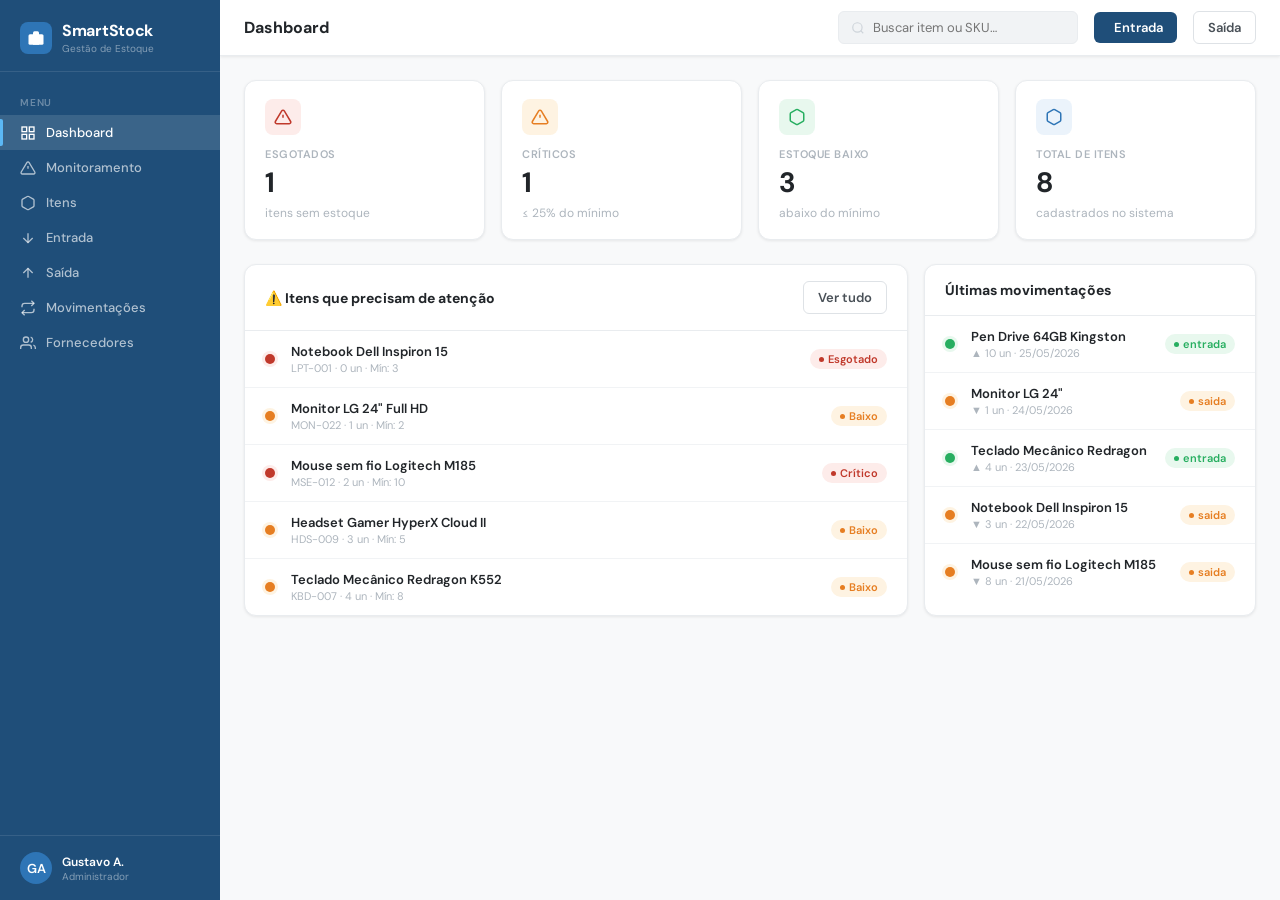
<file: index.html>
<!DOCTYPE html>
<html lang="pt-BR">
<head>
  <meta charset="UTF-8"/>
  <meta name="viewport" content="width=device-width, initial-scale=1.0"/>
  <title>SmartStock – Sistema de Estoque Inteligente</title>
  <link rel="stylesheet" href="css/style.css"/>
  <link rel="icon" href="data:image/svg+xml,<svg xmlns='http://www.w3.org/2000/svg' viewBox='0 0 100 100'><rect width='100' height='100' rx='16' fill='%231F4E79'/><text y='72' x='50' text-anchor='middle' font-size='60' font-family='sans-serif' fill='white'>📦</text></svg>"/>
</head>
<body>
  <div id="app-root"></div>
  <script src="js/app.js"></script>
</body>
</html>
</file>
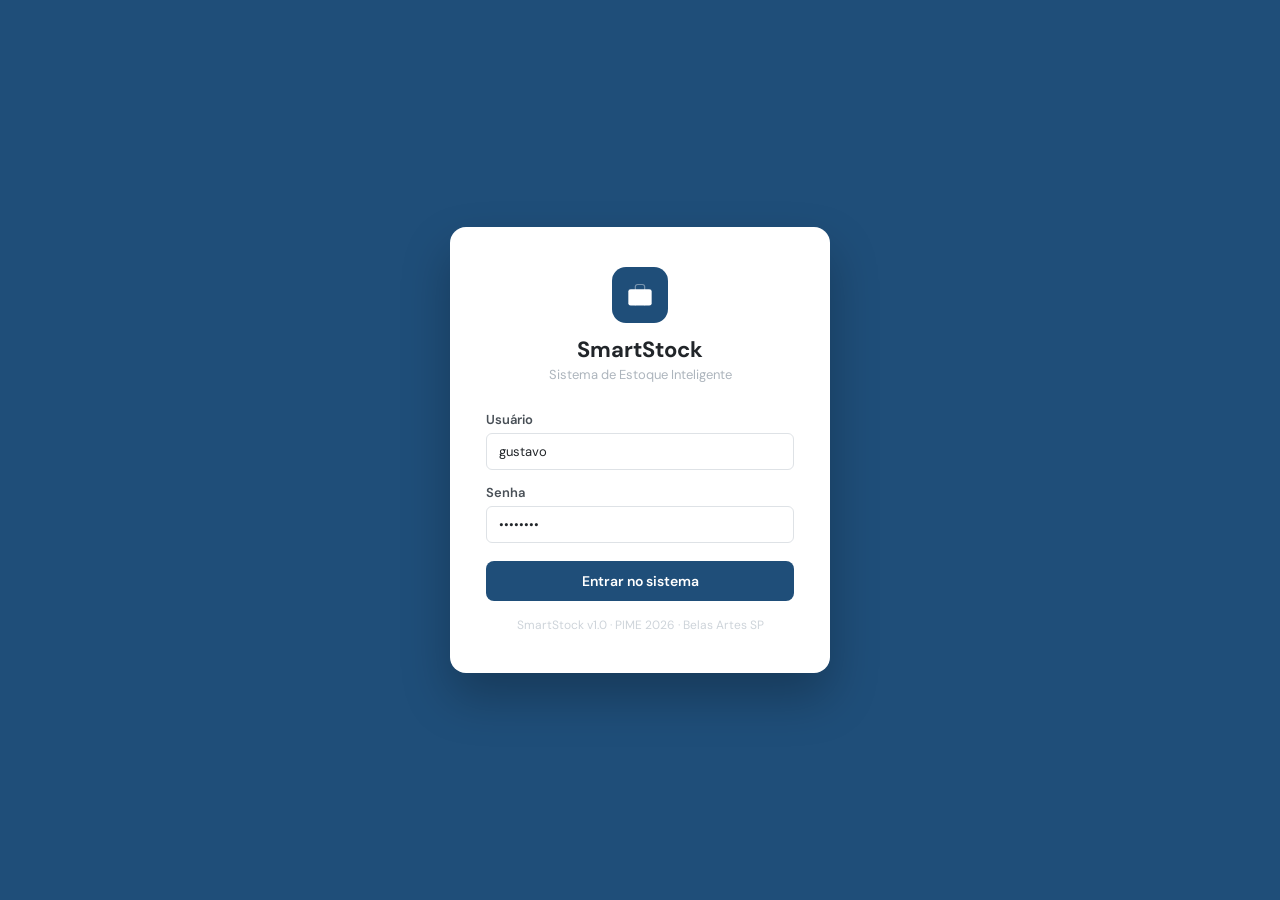
<file: login.html>
<!DOCTYPE html>
<html lang="pt-BR">
<head>
  <meta charset="UTF-8"/>
  <meta name="viewport" content="width=device-width, initial-scale=1.0"/>
  <title>SmartStock – Login</title>
  <link rel="stylesheet" href="css/style.css"/>
</head>
<body>
  <div class="login-page">
    <div class="login-card">
      <div class="login-logo">
        <div class="big-icon">
          <svg viewBox="0 0 24 24" fill="white"><path d="M20 7H4a2 2 0 0 0-2 2v10a2 2 0 0 0 2 2h16a2 2 0 0 0 2-2V9a2 2 0 0 0-2-2z"/><path d="M16 21V5a2 2 0 0 0-2-2h-4a2 2 0 0 0-2 2v16" stroke="rgba(255,255,255,0.4)" stroke-width="1" fill="none"/></svg>
        </div>
        <h1>SmartStock</h1>
        <p>Sistema de Estoque Inteligente</p>
      </div>
      <div class="login-form">
        <div class="form-group">
          <label>Usuário</label>
          <input type="text" placeholder="seu.usuario" value="gustavo"/>
        </div>
        <div class="form-group">
          <label>Senha</label>
          <input type="password" placeholder="••••••••" value="••••••••"/>
        </div>
        <button class="login-btn" onclick="window.location.href='index.html'">Entrar no sistema</button>
      </div>
      <div class="login-footer">SmartStock v1.0 · PIME 2026 · Belas Artes SP</div>
    </div>
  </div>
</body>
</html>
</file>
<file: css/style.css>
@import url('https://fonts.googleapis.com/css2?family=DM+Sans:wght@300;400;500;600;700&family=DM+Mono:wght@400;500&display=swap');

:root {
  --navy: #1F4E79;
  --navy-mid: #2E75B6;
  --navy-light: #D6E4F0;
  --navy-xlight: #EBF3FB;
  --red: #C0392B;
  --red-light: #FDECEA;
  --yellow: #E67E22;
  --yellow-light: #FEF3E2;
  --green: #27AE60;
  --green-light: #E8F8EE;
  --gray-50: #F8F9FA;
  --gray-100: #F1F3F5;
  --gray-200: #E9ECEF;
  --gray-300: #DEE2E6;
  --gray-400: #CED4DA;
  --gray-500: #ADB5BD;
  --gray-600: #6C757D;
  --gray-700: #495057;
  --gray-800: #343A40;
  --gray-900: #212529;
  --white: #FFFFFF;
  --sidebar-width: 220px;
  --header-height: 56px;
  --radius: 8px;
  --radius-lg: 12px;
  --shadow-sm: 0 1px 3px rgba(0,0,0,0.08);
  --shadow: 0 2px 8px rgba(0,0,0,0.10);
  --shadow-md: 0 4px 16px rgba(0,0,0,0.12);
  --transition: 0.18s ease;
}

*, *::before, *::after { box-sizing: border-box; margin: 0; padding: 0; }

html, body { height: 100%; font-family: 'DM Sans', sans-serif; background: var(--gray-50); color: var(--gray-900); font-size: 14px; }

a { text-decoration: none; color: inherit; }

/* ── LAYOUT ────────────────────────────── */
.app { display: flex; height: 100vh; overflow: hidden; }

/* SIDEBAR */
.sidebar {
  width: var(--sidebar-width);
  background: var(--navy);
  display: flex;
  flex-direction: column;
  flex-shrink: 0;
  overflow-y: auto;
}

.sidebar-logo {
  padding: 20px 20px 16px;
  border-bottom: 1px solid rgba(255,255,255,0.1);
}
.sidebar-logo .logo-mark {
  display: flex; align-items: center; gap: 10px;
}
.sidebar-logo .logo-icon {
  width: 32px; height: 32px; background: var(--navy-mid);
  border-radius: 8px; display: flex; align-items: center; justify-content: center;
}
.sidebar-logo .logo-icon svg { width: 18px; height: 18px; fill: white; }
.sidebar-logo .logo-text { font-size: 16px; font-weight: 700; color: white; letter-spacing: -0.3px; }
.sidebar-logo .logo-sub { font-size: 10px; color: rgba(255,255,255,0.45); font-weight: 400; margin-top: 1px; }

.sidebar-nav { padding: 12px 0; flex: 1; }
.nav-section-label {
  font-size: 10px; font-weight: 600; color: rgba(255,255,255,0.35);
  letter-spacing: 0.8px; text-transform: uppercase;
  padding: 12px 20px 6px;
}
.nav-item {
  display: flex; align-items: center; gap: 10px;
  padding: 9px 20px; color: rgba(255,255,255,0.65);
  font-size: 13px; font-weight: 500; cursor: pointer;
  transition: background var(--transition), color var(--transition);
  border-radius: 0;
  position: relative;
}
.nav-item:hover { background: rgba(255,255,255,0.07); color: white; }
.nav-item.active { background: rgba(255,255,255,0.12); color: white; }
.nav-item.active::before {
  content: ''; position: absolute; left: 0; top: 4px; bottom: 4px;
  width: 3px; background: #5BB8F5; border-radius: 0 2px 2px 0;
}
.nav-item svg { width: 16px; height: 16px; flex-shrink: 0; }

.sidebar-footer {
  padding: 16px 20px;
  border-top: 1px solid rgba(255,255,255,0.1);
  display: flex; align-items: center; gap: 10px;
}
.avatar {
  width: 32px; height: 32px; border-radius: 50%;
  background: var(--navy-mid); display: flex; align-items: center;
  justify-content: center; font-size: 13px; font-weight: 600; color: white; flex-shrink: 0;
}
.avatar-info { flex: 1; min-width: 0; }
.avatar-name { font-size: 12px; font-weight: 600; color: white; white-space: nowrap; overflow: hidden; text-overflow: ellipsis; }
.avatar-role { font-size: 10px; color: rgba(255,255,255,0.45); }

/* MAIN */
.main { flex: 1; display: flex; flex-direction: column; overflow: hidden; }

.topbar {
  height: var(--header-height); background: white;
  border-bottom: 1px solid var(--gray-200);
  display: flex; align-items: center; padding: 0 24px;
  gap: 16px; flex-shrink: 0;
  box-shadow: var(--shadow-sm);
}
.topbar-title { font-size: 16px; font-weight: 700; color: var(--gray-900); flex: 1; }
.topbar-search {
  display: flex; align-items: center; gap: 8px;
  background: var(--gray-100); border: 1px solid var(--gray-200);
  border-radius: 6px; padding: 7px 12px; width: 240px;
}
.topbar-search input {
  border: none; background: transparent; outline: none;
  font-size: 13px; font-family: inherit; color: var(--gray-700); width: 100%;
}
.topbar-search svg { width: 14px; height: 14px; color: var(--gray-400); flex-shrink: 0; }
.topbar-btn {
  display: flex; align-items: center; gap: 6px;
  padding: 7px 14px; border-radius: 6px; font-size: 13px; font-weight: 600;
  cursor: pointer; border: none; transition: all var(--transition); font-family: inherit;
}
.btn-primary { background: var(--navy); color: white; }
.btn-primary:hover { background: var(--navy-mid); }
.btn-secondary { background: white; color: var(--gray-700); border: 1px solid var(--gray-300); }
.btn-secondary:hover { background: var(--gray-50); }
.btn-danger { background: var(--red); color: white; }
.btn-danger:hover { background: #a93226; }

.content { flex: 1; overflow-y: auto; padding: 24px; }

/* ── CARDS ─────────────────────────────── */
.cards-row { display: grid; grid-template-columns: repeat(4,1fr); gap: 16px; margin-bottom: 24px; }
.stat-card {
  background: white; border-radius: var(--radius-lg);
  padding: 18px 20px; box-shadow: var(--shadow-sm);
  border: 1px solid var(--gray-200);
  display: flex; flex-direction: column; gap: 8px;
}
.stat-card .card-label { font-size: 11px; font-weight: 600; color: var(--gray-500); text-transform: uppercase; letter-spacing: 0.5px; }
.stat-card .card-value { font-size: 28px; font-weight: 700; color: var(--gray-900); line-height: 1; }
.stat-card .card-sub { font-size: 12px; color: var(--gray-500); }
.stat-card .card-icon { width: 36px; height: 36px; border-radius: 8px; display: flex; align-items: center; justify-content: center; margin-bottom: 4px; }
.stat-card .card-icon svg { width: 18px; height: 18px; }
.stat-card.danger .card-icon { background: var(--red-light); color: var(--red); }
.stat-card.warning .card-icon { background: var(--yellow-light); color: var(--yellow); }
.stat-card.ok .card-icon { background: var(--green-light); color: var(--green); }
.stat-card.info .card-icon { background: var(--navy-xlight); color: var(--navy-mid); }

/* ── PANEL ─────────────────────────────── */
.panel {
  background: white; border-radius: var(--radius-lg);
  border: 1px solid var(--gray-200); box-shadow: var(--shadow-sm);
  overflow: hidden;
}
.panel-header {
  padding: 16px 20px; border-bottom: 1px solid var(--gray-200);
  display: flex; align-items: center; gap: 12px;
}
.panel-header h2 { font-size: 14px; font-weight: 700; color: var(--gray-900); flex: 1; }
.panel-header .panel-actions { display: flex; gap: 8px; }

/* ── TABLE ─────────────────────────────── */
.table-wrap { overflow-x: auto; }
table { width: 100%; border-collapse: collapse; }
thead th {
  text-align: left; padding: 11px 16px;
  font-size: 11px; font-weight: 700; color: var(--gray-500);
  text-transform: uppercase; letter-spacing: 0.5px;
  background: var(--gray-50); border-bottom: 1px solid var(--gray-200);
}
tbody tr { border-bottom: 1px solid var(--gray-100); transition: background var(--transition); }
tbody tr:hover { background: var(--gray-50); }
tbody tr:last-child { border-bottom: none; }
td { padding: 12px 16px; font-size: 13px; color: var(--gray-700); }
td.td-bold { font-weight: 600; color: var(--gray-900); }
td.td-mono { font-family: 'DM Mono', monospace; font-size: 12px; color: var(--gray-600); }

/* BADGE */
.badge {
  display: inline-flex; align-items: center; gap: 4px;
  padding: 3px 9px; border-radius: 99px; font-size: 11px; font-weight: 600;
}
.badge-red { background: var(--red-light); color: var(--red); }
.badge-yellow { background: var(--yellow-light); color: var(--yellow); }
.badge-green { background: var(--green-light); color: var(--green); }
.badge-blue { background: var(--navy-xlight); color: var(--navy-mid); }
.badge-gray { background: var(--gray-100); color: var(--gray-600); }
.badge::before { content: ''; width: 5px; height: 5px; border-radius: 50%; background: currentColor; }

/* STOCK BAR */
.stock-bar-wrap { display: flex; align-items: center; gap: 8px; }
.stock-bar { height: 6px; background: var(--gray-200); border-radius: 99px; width: 80px; overflow: hidden; }
.stock-bar-fill { height: 100%; border-radius: 99px; }
.fill-red { background: var(--red); }
.fill-yellow { background: var(--yellow); }
.fill-green { background: var(--green); }
.stock-qty { font-size: 12px; font-weight: 600; color: var(--gray-700); min-width: 28px; }

/* ── FORM ──────────────────────────────── */
.form-grid { display: grid; grid-template-columns: 1fr 1fr; gap: 16px; padding: 20px; }
.form-grid.cols3 { grid-template-columns: 1fr 1fr 1fr; }
.form-group { display: flex; flex-direction: column; gap: 5px; }
.form-group.span2 { grid-column: span 2; }
.form-group label { font-size: 12px; font-weight: 600; color: var(--gray-700); }
.form-group input, .form-group select, .form-group textarea {
  padding: 9px 12px; border: 1px solid var(--gray-300);
  border-radius: 6px; font-size: 13px; font-family: inherit;
  color: var(--gray-900); outline: none;
  transition: border-color var(--transition), box-shadow var(--transition);
}
.form-group input:focus, .form-group select:focus, .form-group textarea:focus {
  border-color: var(--navy-mid); box-shadow: 0 0 0 3px rgba(46,117,182,0.12);
}
.form-group textarea { resize: vertical; min-height: 80px; }
.form-hint { font-size: 11px; color: var(--gray-500); margin-top: 2px; }
.form-actions {
  padding: 16px 20px; border-top: 1px solid var(--gray-200);
  display: flex; gap: 8px; justify-content: flex-end;
}

/* ── PAGE ALERT ITEMS ──────────────────── */
.alert-list { display: flex; flex-direction: column; }
.alert-item {
  display: flex; align-items: center; gap: 16px;
  padding: 12px 20px; border-bottom: 1px solid var(--gray-100);
  transition: background var(--transition);
}
.alert-item:last-child { border-bottom: none; }
.alert-item:hover { background: var(--gray-50); }
.alert-dot { width: 10px; height: 10px; border-radius: 50%; flex-shrink: 0; }
.alert-dot.red { background: var(--red); box-shadow: 0 0 0 3px var(--red-light); }
.alert-dot.yellow { background: var(--yellow); box-shadow: 0 0 0 3px var(--yellow-light); }
.alert-dot.green { background: var(--green); box-shadow: 0 0 0 3px var(--green-light); }
.alert-info { flex: 1; min-width: 0; }
.alert-name { font-size: 13px; font-weight: 600; color: var(--gray-900); }
.alert-meta { font-size: 11px; color: var(--gray-500); margin-top: 1px; }
.alert-action { flex-shrink: 0; }

/* ── TABS ──────────────────────────────── */
.tabs { display: flex; gap: 0; border-bottom: 1px solid var(--gray-200); padding: 0 20px; background: white; }
.tab {
  padding: 12px 16px; font-size: 13px; font-weight: 500; color: var(--gray-500);
  cursor: pointer; border-bottom: 2px solid transparent; margin-bottom: -1px;
  transition: all var(--transition);
}
.tab:hover { color: var(--navy-mid); }
.tab.active { color: var(--navy); border-bottom-color: var(--navy); font-weight: 600; }

/* ── LOGIN ─────────────────────────────── */
.login-page {
  min-height: 100vh; background: var(--navy);
  display: flex; align-items: center; justify-content: center;
}
.login-card {
  background: white; border-radius: 16px;
  padding: 40px 36px; width: 380px;
  box-shadow: 0 24px 48px rgba(0,0,0,0.25);
}
.login-logo { text-align: center; margin-bottom: 28px; }
.login-logo .big-icon {
  width: 56px; height: 56px; background: var(--navy);
  border-radius: 14px; display: inline-flex; align-items: center;
  justify-content: center; margin-bottom: 12px;
}
.login-logo .big-icon svg { width: 28px; height: 28px; fill: white; }
.login-logo h1 { font-size: 22px; font-weight: 700; color: var(--gray-900); }
.login-logo p { font-size: 13px; color: var(--gray-500); margin-top: 2px; }
.login-form { display: flex; flex-direction: column; gap: 14px; }
.login-form .form-group label { font-size: 13px; }
.login-btn {
  width: 100%; padding: 11px; background: var(--navy);
  color: white; border: none; border-radius: 8px;
  font-size: 14px; font-weight: 600; font-family: inherit;
  cursor: pointer; margin-top: 4px;
  transition: background var(--transition);
}
.login-btn:hover { background: var(--navy-mid); }
.login-footer { text-align: center; margin-top: 16px; font-size: 12px; color: var(--gray-400); }

/* ── GRID 2 COL ────────────────────────── */
.grid2 { display: grid; grid-template-columns: 1fr 1fr; gap: 16px; }
.grid3 { display: grid; grid-template-columns: 2fr 1fr; gap: 16px; }

/* ── EMPTY STATE ───────────────────────── */
.empty { padding: 40px; text-align: center; color: var(--gray-400); }
.empty svg { width: 40px; height: 40px; margin-bottom: 12px; opacity: 0.4; }
.empty p { font-size: 14px; }

/* ── SCROLLBAR ─────────────────────────── */
::-webkit-scrollbar { width: 5px; height: 5px; }
::-webkit-scrollbar-track { background: transparent; }
::-webkit-scrollbar-thumb { background: var(--gray-300); border-radius: 99px; }

/* ── UTIL ──────────────────────────────── */
.mt8 { margin-top: 8px; }
.mt16 { margin-top: 16px; }
.mb16 { margin-bottom: 16px; }
.text-red { color: var(--red); }
.text-yellow { color: var(--yellow); }
.text-green { color: var(--green); }
.flex { display: flex; }
.flex-center { display: flex; align-items: center; }
.gap8 { gap: 8px; }
.gap16 { gap: 16px; }
.flex1 { flex: 1; }
.font-mono { font-family: 'DM Mono', monospace; font-size: 12px; }
.text-sm { font-size: 12px; }
.text-muted { color: var(--gray-500); }
.fw600 { font-weight: 600; }

/* ── RESPONSIVE HIDE ───────────────────── */
.page { display: none; }
.page.active { display: block; }
</file>
